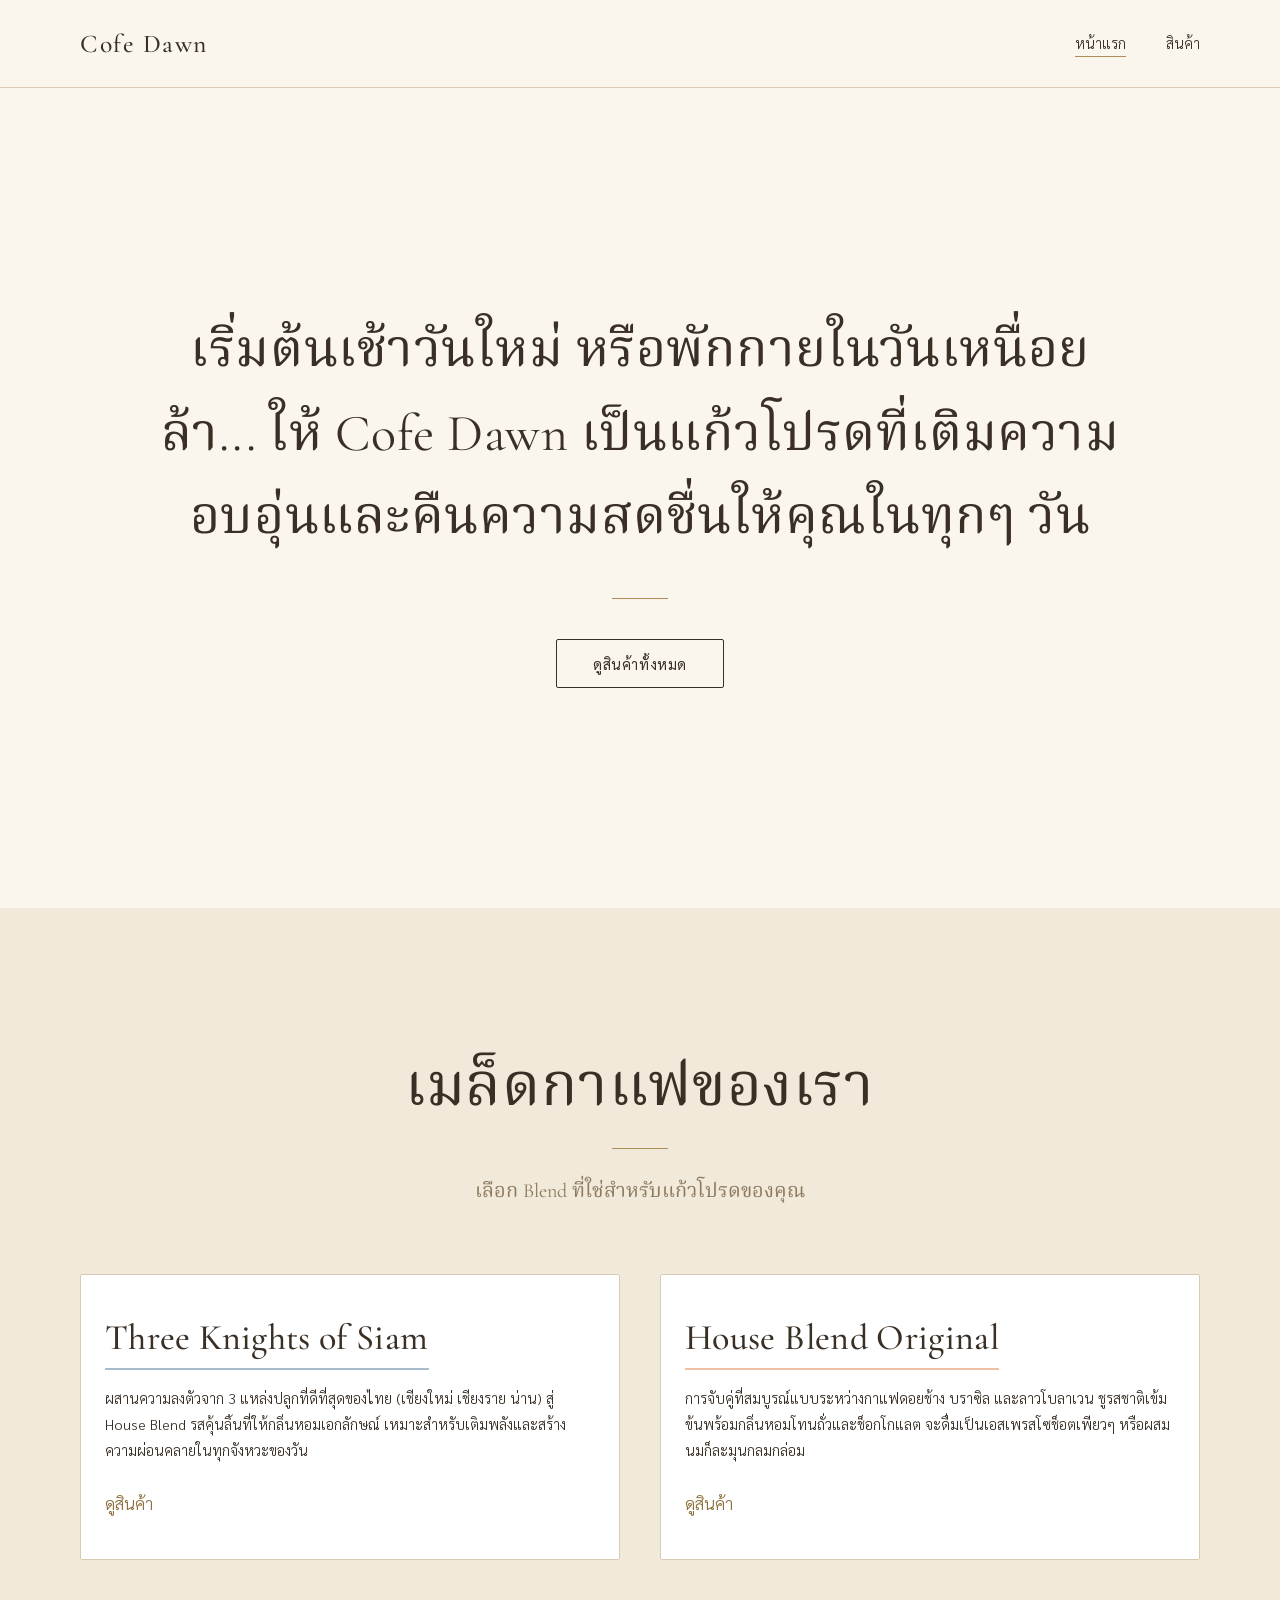
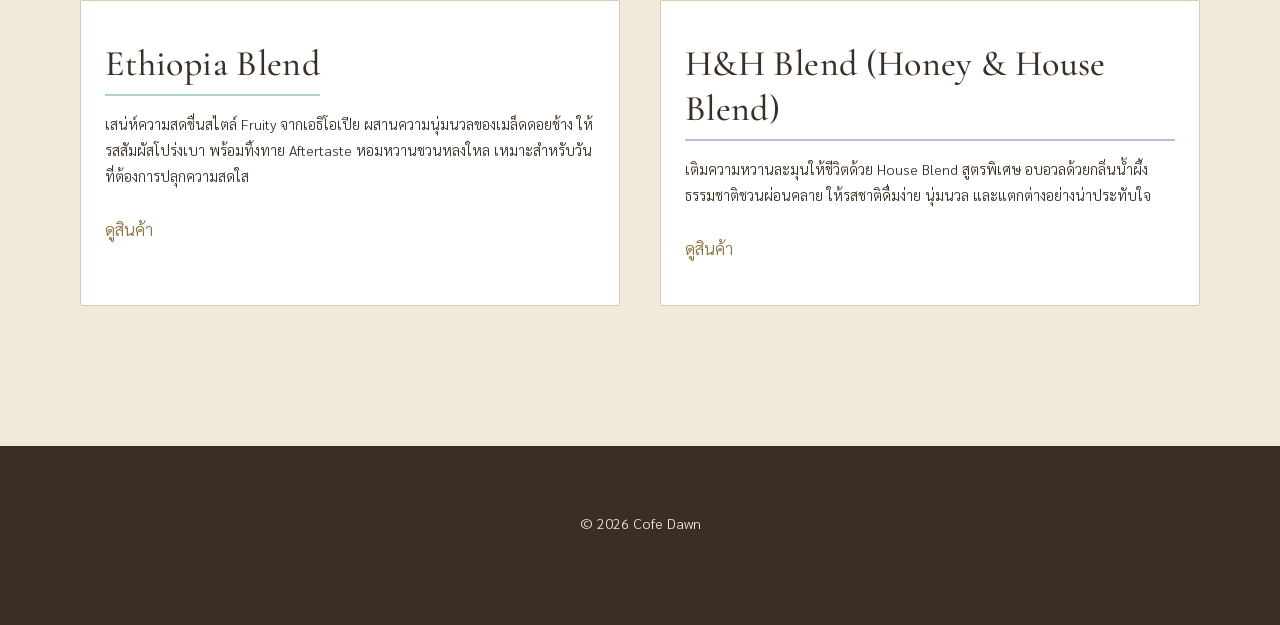
<file: index.html>
<!DOCTYPE html>
<html lang="th">
<head>
  <meta charset="UTF-8">
  <meta name="viewport" content="width=device-width, initial-scale=1">
  <title>Cofe Dawn | เมล็ดกาแฟคั่วสดสำหรับทุกวัน</title>
  <meta name="description" content="Cofe Dawn เมล็ดกาแฟคั่ว 4 Blend ให้คุณเลือกตามจังหวะของวัน">
  <link rel="stylesheet" href="style.css">
  <style>
    /* Page-specific touches for the home page */
    .hero-full {
      display: flex;
      align-items: center;
      min-height: calc(100vh - 5rem);
      min-height: calc(100svh - 5rem);
      padding-block: var(--space-6);
      text-align: center;
    }
    .hero-full h1 {
      max-width: 22em;
      margin-inline: auto;
      font-size: clamp(1.75rem, 1.1rem + 2.8vw, 3.25rem);
      font-weight: 400;
      line-height: 1.6;
      text-wrap: balance;
    }
    .hero-full .rule { margin: var(--space-4) auto; }

    .blend-card {
      display: block;
      height: 100%;
      color: inherit;
      text-decoration: none;
      transition: border-color 0.3s var(--ease);
    }
    .blend-card:hover { color: inherit; border-color: var(--gold-soft); }
    .blend-card p { font-size: var(--text-sm); line-height: 1.8; }
    .blend-card__more { color: var(--gold-deep); }
  </style>
</head>
<body>

  <header class="site-header">
    <div class="container site-header__inner">
      <a class="brand" href="index.html">Cofe Dawn</a>
      <ul class="nav">
        <li><a href="index.html" aria-current="page">หน้าแรก</a></li>
        <li><a href="product.html">สินค้า</a></li>
      </ul>
    </div>
  </header>

  <main>
    <section class="hero-full">
      <div class="container">
        <h1>เริ่มต้นเช้าวันใหม่ หรือพักกายในวันเหนื่อยล้า... ให้ Cofe Dawn เป็นแก้วโปรดที่เติมความอบอุ่นและคืนความสดชื่นให้คุณในทุกๆ วัน</h1>
        <hr class="rule">
        <a class="btn" href="product.html">ดูสินค้าทั้งหมด</a>
      </div>
    </section>

    <section class="section section--alt" id="blends">
      <div class="container">
        <div class="section__head text-center">
          <h2>เมล็ดกาแฟของเรา</h2>
          <hr class="rule">
          <p class="lead">เลือก Blend ที่ใช่สำหรับแก้วโปรดของคุณ</p>
        </div>

        <div class="grid grid--2">

          <a class="mood-card blend-card" href="product.html?Blend=Three%20knights%20of%20siam">
            <h3 class="mood-card__title mood-focus">Three Knights of Siam</h3>
            <p>ผสานความลงตัวจาก 3 แหล่งปลูกที่ดีที่สุดของไทย (เชียงใหม่ เชียงราย น่าน) สู่ House Blend รสคุ้นลิ้นที่ให้กลิ่นหอมเอกลักษณ์ เหมาะสำหรับเติมพลังและสร้างความผ่อนคลายในทุกจังหวะของวัน</p>
            <span class="blend-card__more">ดูสินค้า</span>
          </a>

          <a class="mood-card blend-card" href="product.html?Blend=House%20Blend%20Original">
            <h3 class="mood-card__title mood-romance">House Blend Original</h3>
            <p>การจับคู่ที่สมบูรณ์แบบระหว่างกาแฟดอยช้าง บราซิล และลาวโบลาเวน ชูรสชาติเข้มข้นพร้อมกลิ่นหอมโทนถั่วและช็อกโกแลต จะดื่มเป็นเอสเพรสโซช็อตเพียวๆ หรือผสมนมก็ละมุนกลมกล่อม</p>
            <span class="blend-card__more">ดูสินค้า</span>
          </a>

          <a class="mood-card blend-card" href="product.html?Blend=Ethiopia%20blend">
            <h3 class="mood-card__title mood-fresh">Ethiopia Blend</h3>
            <p>เสน่ห์ความสดชื่นสไตล์ Fruity จากเอธิโอเปีย ผสานความนุ่มนวลของเมล็ดดอยช้าง ให้รสสัมผัสโปร่งเบา พร้อมทิ้งทาย Aftertaste หอมหวานชวนหลงใหล เหมาะสำหรับวันที่ต้องการปลุกความสดใส</p>
            <span class="blend-card__more">ดูสินค้า</span>
          </a>

          <a class="mood-card blend-card" href="product.html?Blend=H%26H%20Blend">
            <h3 class="mood-card__title mood-relax">H&amp;H Blend (Honey &amp; House Blend)</h3>
            <p>เติมความหวานละมุนให้ชีวิตด้วย House Blend สูตรพิเศษ อบอวลด้วยกลิ่นน้ำผึ้งธรรมชาติชวนผ่อนคลาย ให้รสชาติดื่มง่าย นุ่มนวล และแตกต่างอย่างน่าประทับใจ</p>
            <span class="blend-card__more">ดูสินค้า</span>
          </a>

        </div>
      </div>
    </section>
  </main>

  <footer class="site-footer">
    <div class="container text-center">
      <p>&copy; 2026 Cofe Dawn</p>
    </div>
  </footer>

  <script src="script.js"></script>
</body>
</html>
</file>
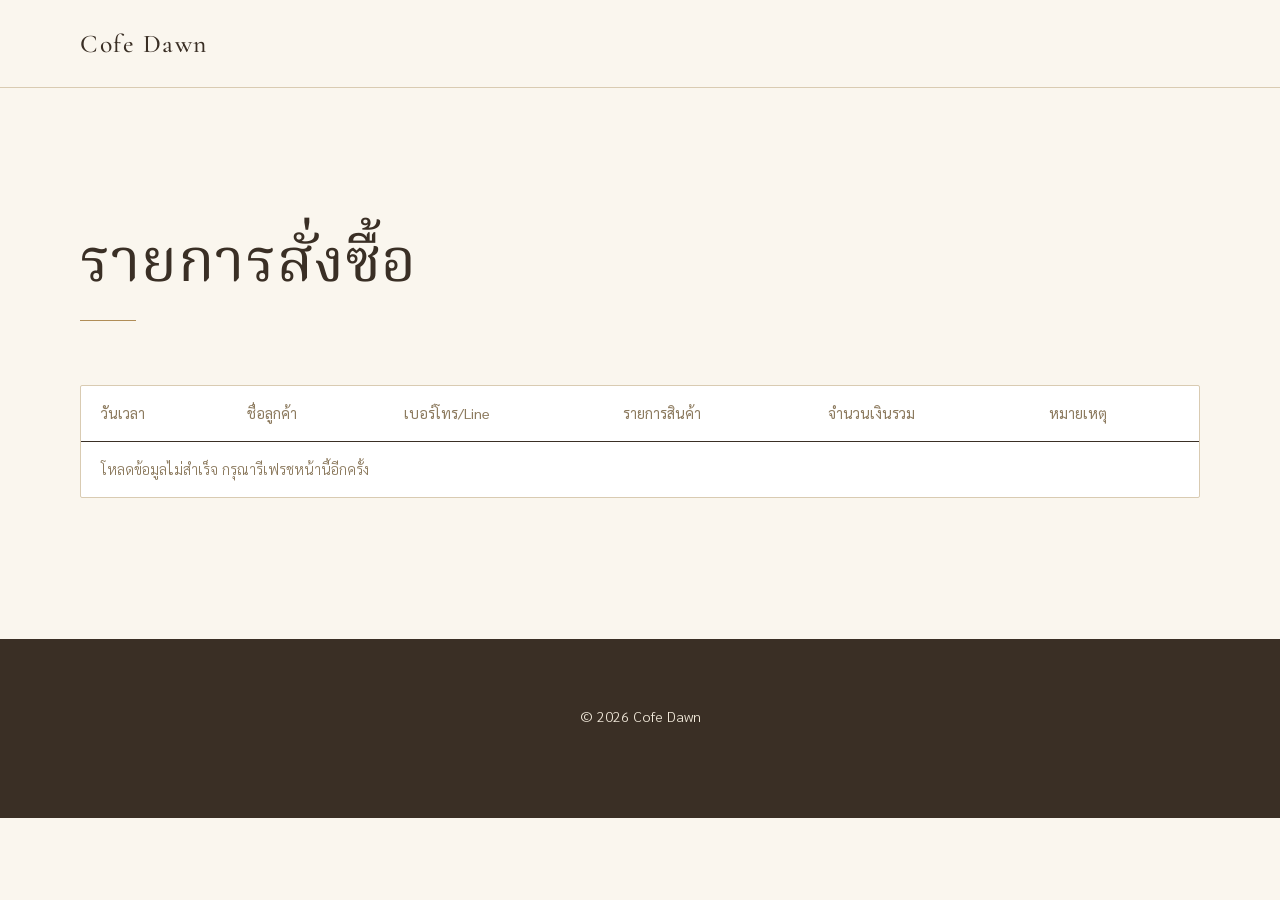
<file: admin.html>
<!DOCTYPE html>
<html lang="th">
<head>
  <meta charset="UTF-8">
  <meta name="viewport" content="width=device-width, initial-scale=1">
  <meta name="robots" content="noindex, nofollow">
  <title>รายการสั่งซื้อ | Cofe Dawn</title>
  <link rel="stylesheet" href="style.css">
  <style>
    .section__head h1 { font-size: var(--text-2xl); }

    /* Orders table: thin lines, quiet type */
    .table-wrap {
      overflow-x: auto;
      background: var(--white);
      border: var(--line);
      border-radius: var(--radius);
    }
    #ordersTable {
      width: 100%;
      min-width: 760px;
      border-collapse: collapse;
      font-size: var(--text-sm);
      line-height: 1.6;
    }
    #ordersTable th,
    #ordersTable td {
      padding: 1rem 1.25rem;
      text-align: left;
      vertical-align: top;
      border-bottom: var(--line);
    }
    #ordersTable th {
      font-weight: 400;
      color: var(--beige-deep);
      white-space: nowrap;
      border-bottom: var(--line-strong);
    }
    #ordersTable tbody tr:last-child td { border-bottom: 0; }
    #ordersTable td:first-child { white-space: nowrap; }
  </style>
</head>
<body>

  <header class="site-header">
    <div class="container site-header__inner">
      <a class="brand" href="index.html">Cofe Dawn</a>
    </div>
  </header>

  <main>
    <section class="section">
      <div class="container">
        <div class="section__head">
          <h1>รายการสั่งซื้อ</h1>
          <hr class="rule">
        </div>

        <div class="table-wrap">
          <table id="ordersTable">
            <thead>
              <tr>
                <th scope="col">วันเวลา</th>
                <th scope="col">ชื่อลูกค้า</th>
                <th scope="col">เบอร์โทร/Line</th>
                <th scope="col">รายการสินค้า</th>
                <th scope="col">จำนวนเงินรวม</th>
                <th scope="col">หมายเหตุ</th>
              </tr>
            </thead>
            <tbody></tbody>
          </table>
        </div>
      </div>
    </section>
  </main>

  <footer class="site-footer">
    <div class="container text-center">
      <p>&copy; 2026 Cofe Dawn</p>
    </div>
  </footer>

  <script src="script.js"></script>
</body>
</html>
</file>
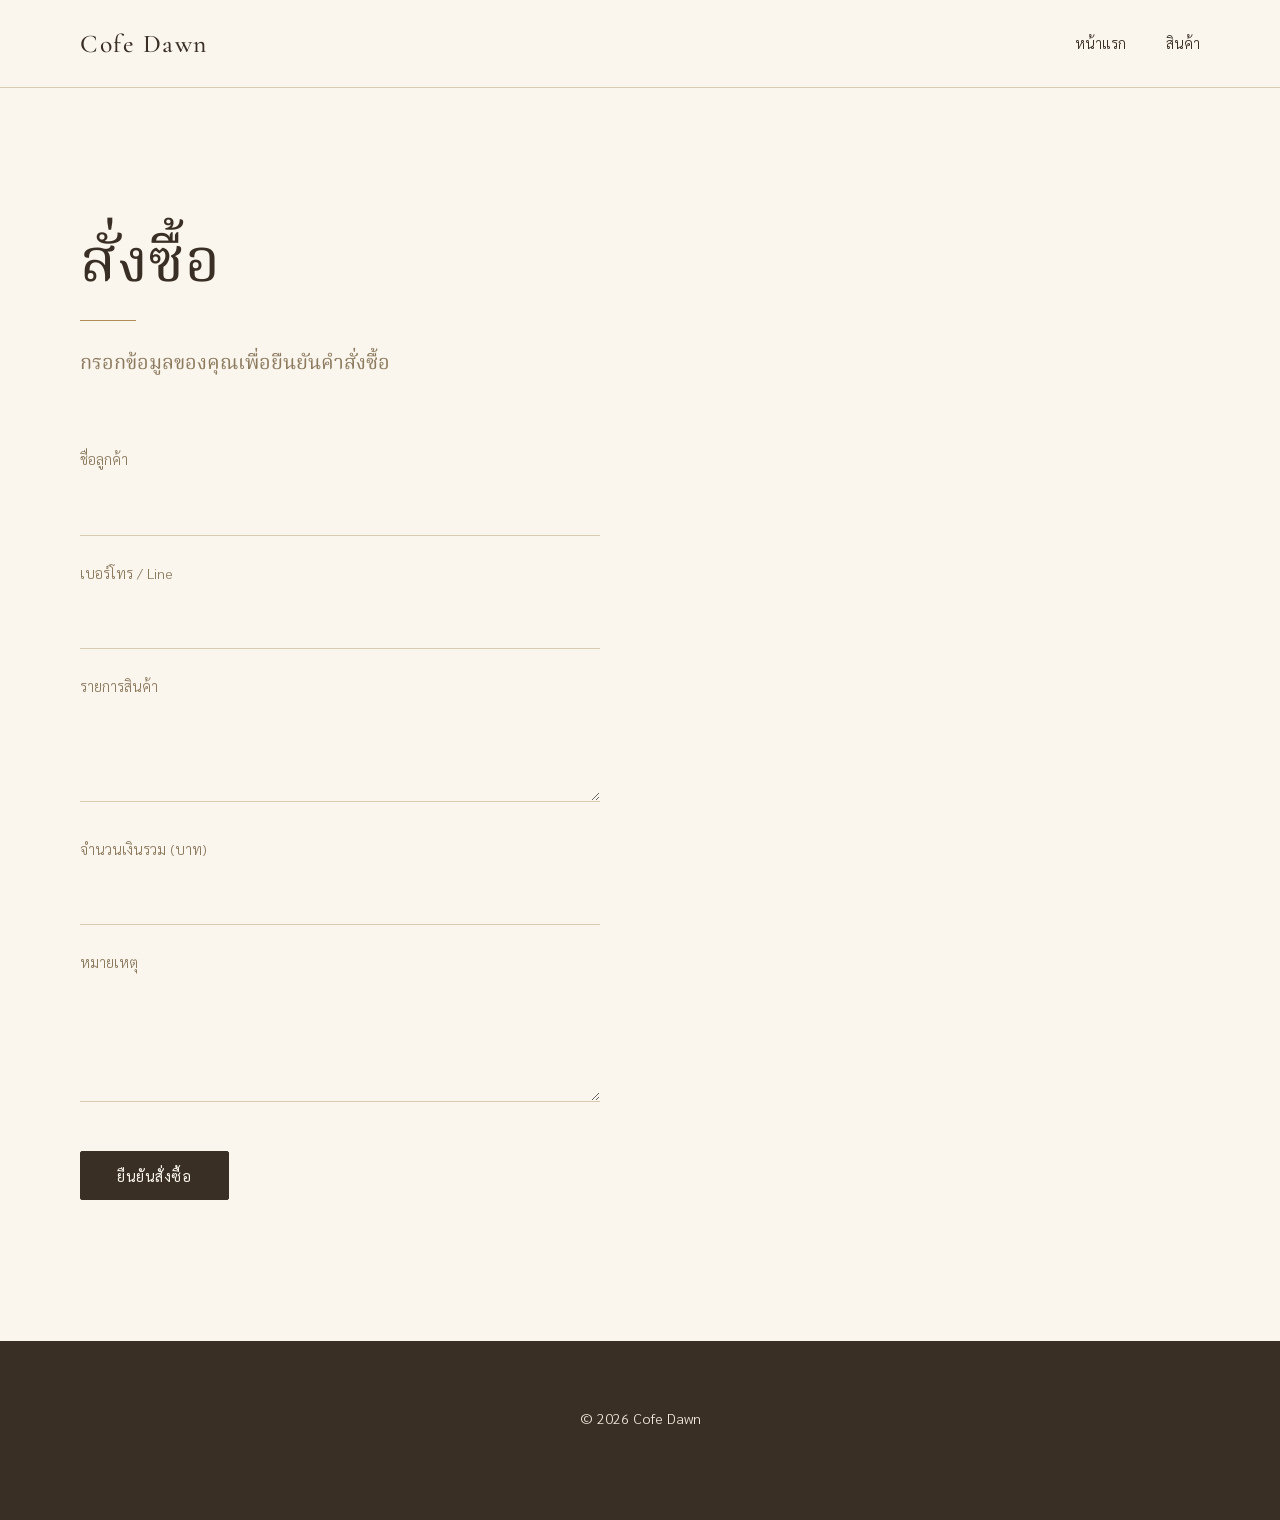
<file: order.html>
<!DOCTYPE html>
<html lang="th">
<head>
  <meta charset="UTF-8">
  <meta name="viewport" content="width=device-width, initial-scale=1">
  <title>สั่งซื้อ | Cofe Dawn</title>
  <link rel="stylesheet" href="style.css">
  <style>
    .section__head h1 { font-size: var(--text-2xl); }
    .form .btn { justify-self: start; margin-top: var(--space-2); }
  </style>
</head>
<body>

  <header class="site-header">
    <div class="container site-header__inner">
      <a class="brand" href="index.html">Cofe Dawn</a>
      <ul class="nav">
        <li><a href="index.html">หน้าแรก</a></li>
        <li><a href="product.html">สินค้า</a></li>
      </ul>
    </div>
  </header>

  <main>
    <section class="section">
      <div class="container">
        <div class="section__head">
          <h1>สั่งซื้อ</h1>
          <hr class="rule">
          <p class="lead">กรอกข้อมูลของคุณเพื่อยืนยันคำสั่งซื้อ</p>
        </div>

        <form id="orderForm" class="form">
          <div class="field">
            <label for="customerName">ชื่อลูกค้า</label>
            <input type="text" id="customerName" name="customerName" autocomplete="name" required>
          </div>

          <div class="field">
            <label for="contact">เบอร์โทร / Line</label>
            <input type="text" id="contact" name="contact" autocomplete="tel" required>
          </div>

          <div class="field">
            <label for="items">รายการสินค้า</label>
            <textarea id="items" name="items" rows="2" required></textarea>
          </div>

          <div class="field">
            <label for="total">จำนวนเงินรวม (บาท)</label>
            <input type="text" id="total" name="total" inputmode="decimal" required>
          </div>

          <div class="field">
            <label for="note">หมายเหตุ</label>
            <textarea id="note" name="note" rows="3"></textarea>
          </div>

          <button type="submit" class="btn btn--solid">ยืนยันสั่งซื้อ</button>
        </form>
      </div>
    </section>
  </main>

  <footer class="site-footer">
    <div class="container text-center">
      <p>&copy; 2026 Cofe Dawn</p>
    </div>
  </footer>

  <script src="script.js"></script>
</body>
</html>
</file>
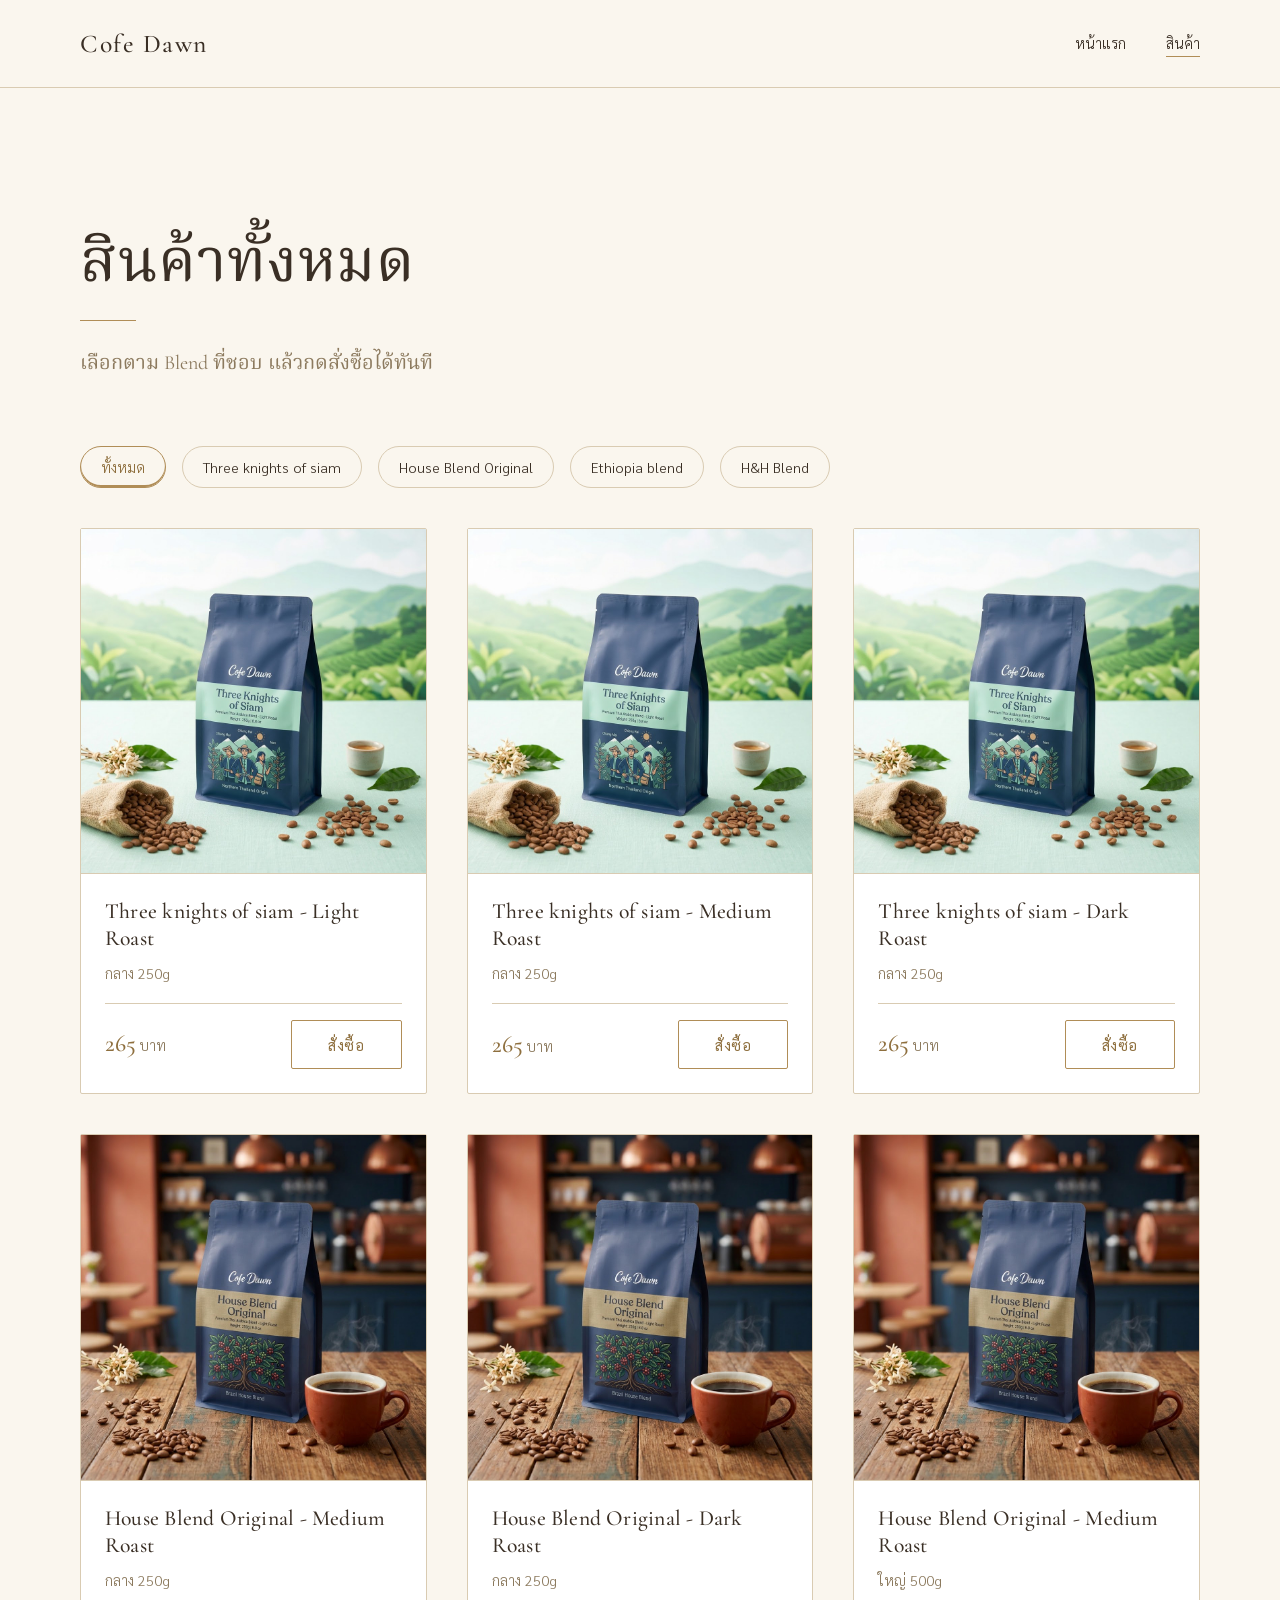
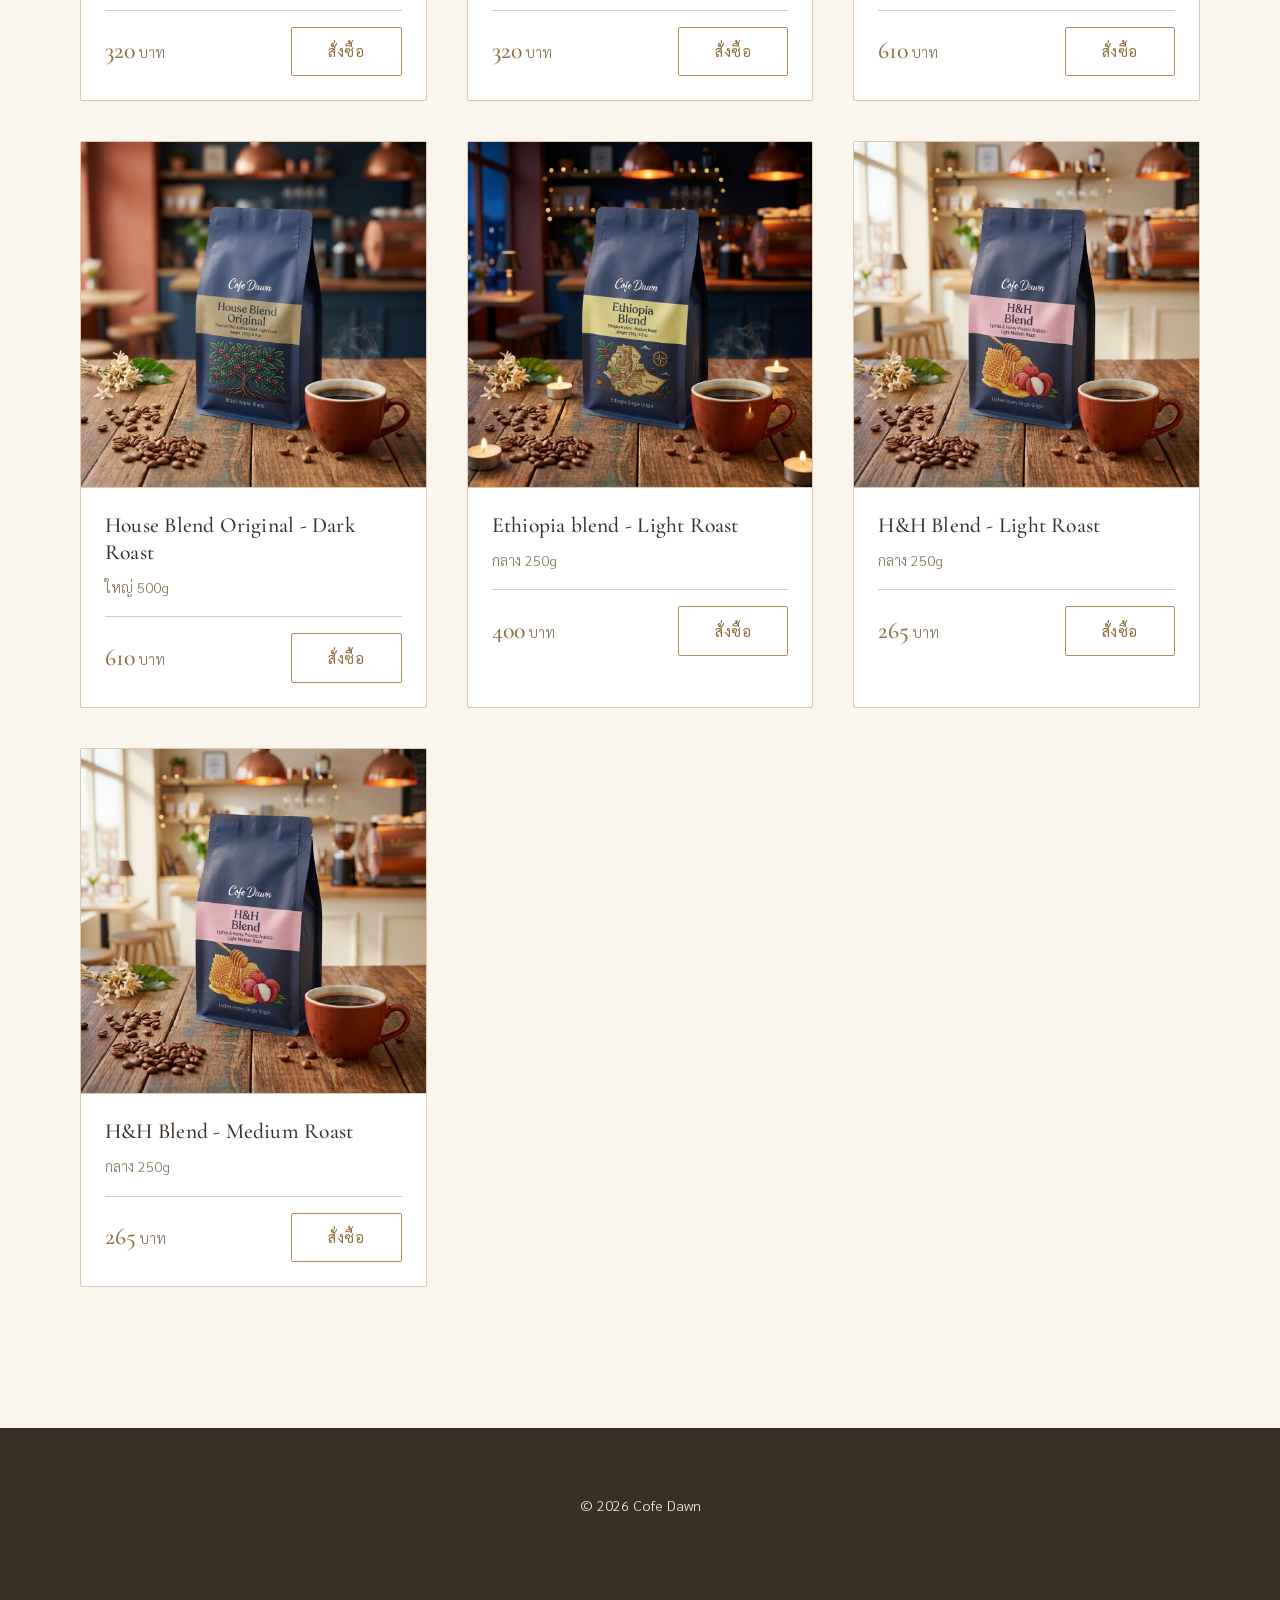
<file: product.html>
<!DOCTYPE html>
<html lang="th">
<head>
  <meta charset="UTF-8">
  <meta name="viewport" content="width=device-width, initial-scale=1">
  <title>สินค้าทั้งหมด | Cofe Dawn</title>
  <meta name="description" content="เมล็ดกาแฟคั่วจาก Cofe Dawn เลือกตาม Blend ระดับการคั่ว และขนาดที่ต้องการ">
  <link rel="stylesheet" href="style.css">
  <style>
    .section__head h1 { font-size: var(--text-2xl); }
  </style>
</head>
<body>

  <header class="site-header">
    <div class="container site-header__inner">
      <a class="brand" href="index.html">Cofe Dawn</a>
      <ul class="nav">
        <li><a href="index.html">หน้าแรก</a></li>
        <li><a href="product.html" aria-current="page">สินค้า</a></li>
      </ul>
    </div>
  </header>

  <main>
    <section class="section">
      <div class="container">
        <div class="section__head">
          <h1>สินค้าทั้งหมด</h1>
          <hr class="rule">
          <p class="lead">เลือกตาม Blend ที่ชอบ แล้วกดสั่งซื้อได้ทันที</p>
        </div>

        <div id="filter-bar" class="filters" role="group" aria-label="กรองตาม Blend"></div>
        <div id="product-list" class="product-grid"></div>
      </div>
    </section>
  </main>

  <footer class="site-footer">
    <div class="container text-center">
      <p>&copy; 2026 Cofe Dawn</p>
    </div>
  </footer>

  <script src="script.js"></script>
</body>
</html>
</file>
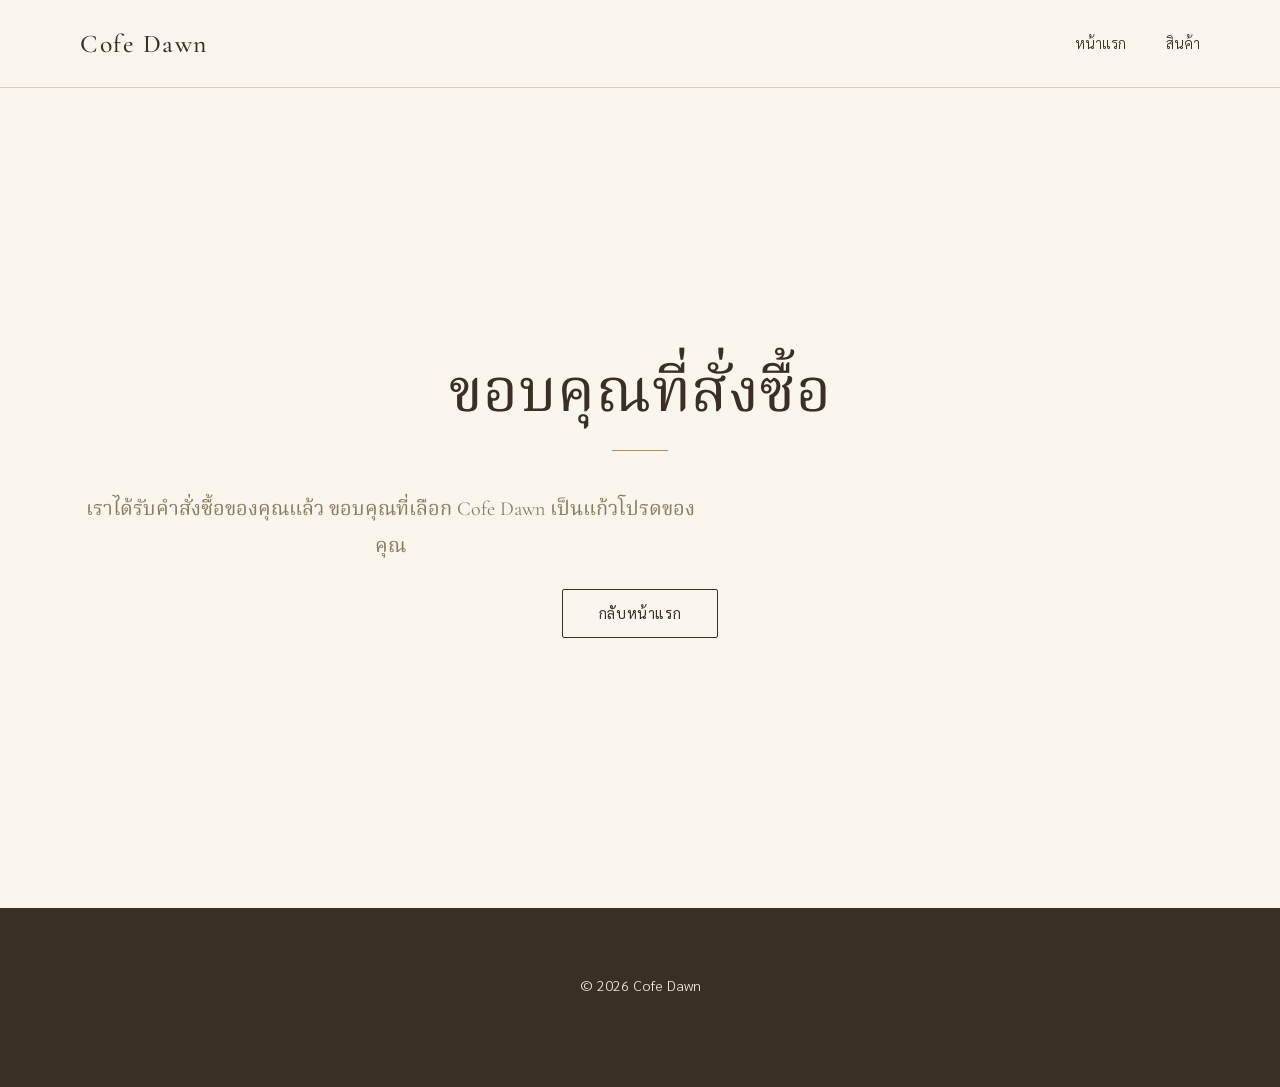
<file: thankyou.html>
<!DOCTYPE html>
<html lang="th">
<head>
  <meta charset="UTF-8">
  <meta name="viewport" content="width=device-width, initial-scale=1">
  <title>ขอบคุณ | Cofe Dawn</title>
  <link rel="stylesheet" href="style.css">
  <style>
    .thanks {
      display: flex;
      align-items: center;
      min-height: calc(100vh - 5rem);
      min-height: calc(100svh - 5rem);
      padding-block: var(--space-6);
      text-align: center;
    }
    .thanks h1 { font-size: var(--text-2xl); }
    .thanks .rule { margin: var(--space-3) auto var(--space-4); }
  </style>
</head>
<body>

  <header class="site-header">
    <div class="container site-header__inner">
      <a class="brand" href="index.html">Cofe Dawn</a>
      <ul class="nav">
        <li><a href="index.html">หน้าแรก</a></li>
        <li><a href="product.html">สินค้า</a></li>
      </ul>
    </div>
  </header>

  <main>
    <section class="thanks">
      <div class="container">
        <h1>ขอบคุณที่สั่งซื้อ</h1>
        <hr class="rule">
        <p class="lead">เราได้รับคำสั่งซื้อของคุณแล้ว ขอบคุณที่เลือก Cofe Dawn เป็นแก้วโปรดของคุณ</p>
        <a class="btn" href="index.html">กลับหน้าแรก</a>
      </div>
    </section>
  </main>

  <footer class="site-footer">
    <div class="container text-center">
      <p>&copy; 2026 Cofe Dawn</p>
    </div>
  </footer>

  <script src="script.js"></script>
</body>
</html>
</file>
<file: style.css>
/* ==========================================================
   Cofe Dawn — shared theme
   Premium, quiet, minimal. Cream + deep beige, bronze accent.
   ========================================================== */

@import url("https://fonts.googleapis.com/css2?family=Cormorant+Garamond:ital,wght@0,400;0,500;0,600;1,400&family=Noto+Serif+Thai:wght@300;400;500;600&family=Sarabun:wght@300;400;500&display=swap");

/* ---------- Design tokens ---------- */
:root {
  /* Base palette */
  --white:        #FFFFFF;
  --cream:        #FAF6EE;   /* page background */
  --cream-deep:   #F1E9DA;   /* alternate sections */
  --beige:        #D9CBB2;   /* hairlines on light areas */
  --beige-deep:   #8C7A5E;   /* secondary text */
  --espresso:     #3A2F25;   /* primary text, buttons, borders */

  /* Accent: soft gold / bronze */
  --gold:         #B08D57;
  --gold-soft:    #C9AE80;
  --gold-deep:    #8E6F3E;   /* text-safe on cream */

  /* Mood tints — used only as small touches (dots, underlines) */
  --mood-fresh:   #A9D6C2;   /* mint */
  --mood-relax:   #C3B5E0;   /* lavender */
  --mood-focus:   #A9BCCB;   /* blue-grey */
  --mood-romance: #F0BFA8;   /* peach pink */

  /* Type */
  --font-display: "Cormorant Garamond", "Noto Serif Thai", "Times New Roman", serif;
  --font-body:    "Sarabun", "Noto Serif Thai", "Helvetica Neue", Arial, sans-serif;

  /* Scale */
  --text-sm:   0.9rem;
  --text-base: 1.0625rem;
  --text-lg:   1.25rem;
  --text-xl:   clamp(1.6rem, 1.2rem + 1.6vw, 2.25rem);
  --text-2xl:  clamp(2.25rem, 1.5rem + 3vw, 3.75rem);
  --text-3xl:  clamp(2.75rem, 1.6rem + 5vw, 5.25rem);

  /* Spacing (generous by design) */
  --space-1: 0.5rem;
  --space-2: 1rem;
  --space-3: 1.5rem;
  --space-4: 2.5rem;
  --space-5: 4rem;
  --space-6: 6rem;
  --space-7: clamp(5rem, 4rem + 6vw, 9rem);

  --line:        1px solid var(--beige);
  --line-strong: 1px solid var(--espresso);
  --radius:      2px;
  --container:   1120px;
  --ease:        cubic-bezier(.2, .6, .2, 1);
}

/* ---------- Reset / base ---------- */
*, *::before, *::after { box-sizing: border-box; }

html {
  scroll-behavior: smooth;
  -webkit-text-size-adjust: 100%;
}

body {
  margin: 0;
  background: var(--cream);
  color: var(--espresso);
  font-family: var(--font-body);
  font-size: var(--text-base);
  font-weight: 300;
  line-height: 1.85;
  -webkit-font-smoothing: antialiased;
}

img { display: block; max-width: 100%; height: auto; }

a {
  color: inherit;
  text-decoration-color: var(--gold-soft);
  text-underline-offset: 0.25em;
}
a:hover { color: var(--gold-deep); }

::selection { background: var(--gold-soft); color: var(--espresso); }

:focus-visible {
  outline: 1px solid var(--gold-deep);
  outline-offset: 4px;
}

/* ---------- Typography ---------- */
h1, h2, h3, h4 {
  margin: 0 0 var(--space-2);
  font-family: var(--font-display);
  font-weight: 500;
  line-height: 1.25;
  letter-spacing: 0.01em;
}
h1 { font-size: var(--text-3xl); font-weight: 400; line-height: 1.12; }
h2 { font-size: var(--text-2xl); font-weight: 400; }
h3 { font-size: var(--text-xl); }
h4 { font-size: var(--text-lg); }

p { margin: 0 0 var(--space-3); max-width: 62ch; }

.lead {
  font-family: var(--font-display);
  font-size: var(--text-lg);
  font-weight: 400;
  color: var(--beige-deep);
}

.muted { color: var(--beige-deep); }
.text-center { text-align: center; }
.text-center p { margin-inline: auto; }

/* ---------- Layout ---------- */
.container {
  width: min(100% - 3rem, var(--container));
  margin-inline: auto;
}

.section { padding-block: var(--space-7); }
.section--alt { background: var(--cream-deep); }
.section--white { background: var(--white); }

.section__head {
  margin-bottom: var(--space-5);
}

/* Thin bronze rule — a quiet divider */
.rule {
  width: 3.5rem;
  height: 1px;
  margin: var(--space-3) 0;
  background: var(--gold);
  border: 0;
}
.text-center .rule { margin-inline: auto; }

hr.divider {
  border: 0;
  border-top: var(--line);
  margin: var(--space-5) 0;
}

.grid {
  display: grid;
  gap: var(--space-4);
}
.grid--2 { grid-template-columns: repeat(2, 1fr); }
.grid--3 { grid-template-columns: repeat(3, 1fr); }
.grid--4 { grid-template-columns: repeat(4, 1fr); }

/* ---------- Header / nav ---------- */
.site-header {
  position: sticky;
  top: 0;
  z-index: 50;
  background: rgba(250, 246, 238, 0.92);
  backdrop-filter: blur(8px);
  border-bottom: var(--line);
}

.site-header__inner {
  display: flex;
  align-items: center;
  justify-content: space-between;
  gap: var(--space-3);
  padding-block: 1.25rem;
}

.brand {
  font-family: var(--font-display);
  font-size: 1.6rem;
  font-weight: 500;
  letter-spacing: 0.06em;
  text-decoration: none;
}

.nav {
  display: flex;
  gap: var(--space-4);
  margin: 0;
  padding: 0;
  list-style: none;
  font-size: var(--text-sm);
}
.nav a {
  text-decoration: none;
  padding-block: 0.25rem;
  border-bottom: 1px solid transparent;
  transition: border-color 0.25s var(--ease), color 0.25s var(--ease);
}
.nav a:hover,
.nav a[aria-current="page"] { border-color: var(--gold); }

/* ---------- Hero ---------- */
.hero {
  padding-block: var(--space-7);
  background: var(--cream);
}
.hero__inner {
  display: grid;
  grid-template-columns: 1.1fr 0.9fr;
  gap: var(--space-5);
  align-items: center;
}
.hero__media img {
  width: 100%;
  aspect-ratio: 4 / 5;
  object-fit: cover;
  border: var(--line);
}

/* ---------- Buttons: thin line, soft dark ---------- */
.btn {
  display: inline-block;
  padding: 0.85rem 2.25rem;
  font-family: var(--font-body);
  font-size: var(--text-sm);
  font-weight: 400;
  letter-spacing: 0.04em;
  line-height: 1.4;
  text-decoration: none;
  color: var(--espresso);
  background: transparent;
  border: var(--line-strong);
  border-radius: var(--radius);
  cursor: pointer;
  transition: background 0.25s var(--ease), color 0.25s var(--ease), border-color 0.25s var(--ease);
}
.btn:hover {
  background: var(--espresso);
  color: var(--cream);
}

.btn--solid {
  background: var(--espresso);
  color: var(--cream);
}
.btn--solid:hover {
  background: transparent;
  color: var(--espresso);
}

.btn--gold { border-color: var(--gold); color: var(--gold-deep); }
.btn--gold:hover { background: var(--gold); border-color: var(--gold); color: var(--white); }

.btn--block { display: block; width: 100%; text-align: center; }

.btn[disabled] { opacity: 0.45; cursor: not-allowed; }

/* ---------- Filter chips (e.g. roast type / blend) ---------- */
.filters {
  display: flex;
  flex-wrap: wrap;
  gap: var(--space-2);
  margin-bottom: var(--space-4);
}
.chip {
  padding: 0.4rem 1.25rem;
  font: inherit;
  font-size: var(--text-sm);
  color: var(--espresso);
  background: transparent;
  border: var(--line);
  border-radius: 999px;
  cursor: pointer;
  transition: border-color 0.25s var(--ease), color 0.25s var(--ease);
}
.chip:hover { border-color: var(--gold); }
.chip.is-active,
.chip[aria-pressed="true"] {
  border-color: var(--gold);
  color: var(--gold-deep);
  box-shadow: inset 0 -2px 0 var(--gold);
}

/* ---------- Product card ---------- */
.product-grid {
  display: grid;
  grid-template-columns: repeat(auto-fill, minmax(260px, 1fr));
  gap: var(--space-4);
}

.product-card {
  display: flex;
  flex-direction: column;
  background: var(--white);
  border: var(--line);
  border-radius: var(--radius);
  transition: border-color 0.3s var(--ease);
}
.product-card:hover { border-color: var(--gold-soft); }

.product-card__media {
  background: var(--cream-deep);
  border-bottom: var(--line);
}
.product-card__media img {
  width: 100%;
  aspect-ratio: 1 / 1;
  object-fit: cover;
}

.product-card__body {
  display: flex;
  flex: 1;
  flex-direction: column;
  padding: var(--space-3);
}

.product-card__blend {
  margin: 0 0 0.25rem;
  font-size: var(--text-sm);
  color: var(--beige-deep);
}

.product-card__title {
  margin-bottom: var(--space-1);
  font-size: 1.35rem;
}

.product-card__meta {
  margin: 0 0 var(--space-2);
  font-size: var(--text-sm);
  color: var(--beige-deep);
}

.product-card__desc {
  flex: 1;
  margin-bottom: var(--space-3);
  font-size: var(--text-sm);
  line-height: 1.75;
}

.product-card__footer {
  display: flex;
  align-items: center;
  justify-content: space-between;
  gap: var(--space-2);
  padding-top: var(--space-2);
  border-top: var(--line);
}

.price {
  font-family: var(--font-display);
  font-size: 1.5rem;
  font-weight: 500;
  color: var(--gold-deep);
}
.price small {
  margin-left: 0.2em;
  font-family: var(--font-body);
  font-size: var(--text-sm);
  font-weight: 300;
  color: var(--beige-deep);
}

/* Roast level marker: small dot, tonal only */
.roast {
  display: inline-flex;
  align-items: center;
  gap: 0.5rem;
}
.roast::before {
  content: "";
  width: 0.55rem;
  height: 0.55rem;
  border-radius: 50%;
  background: var(--beige);
}
.roast--light::before  { background: #D8B77A; }
.roast--medium::before { background: #A9763F; }
.roast--dark::before   { background: #4A3426; }

/* ---------- Mood cards: tinted only by a small dot / short underline ---------- */
.mood-card {
  padding: var(--space-4) var(--space-3);
  background: var(--white);
  border: var(--line);
  border-radius: var(--radius);
}

.mood-card__title {
  display: inline-block;
  margin-bottom: var(--space-2);
  padding-bottom: 0.5rem;
  border-bottom: 2px solid var(--mood, var(--gold));
}

.mood-dot {
  display: inline-block;
  width: 0.6rem;
  height: 0.6rem;
  margin-right: 0.6rem;
  border-radius: 50%;
  background: var(--mood, var(--gold));
  vertical-align: middle;
}

.mood-fresh   { --mood: var(--mood-fresh); }
.mood-relax   { --mood: var(--mood-relax); }
.mood-focus   { --mood: var(--mood-focus); }
.mood-romance { --mood: var(--mood-romance); }

/* ---------- Forms (order form etc.) ---------- */
.form { display: grid; gap: var(--space-3); max-width: 520px; }

.field label {
  display: block;
  margin-bottom: 0.4rem;
  font-size: var(--text-sm);
  color: var(--beige-deep);
}

.field input,
.field select,
.field textarea {
  width: 100%;
  padding: 0.75rem 0;
  font: inherit;
  color: var(--espresso);
  background: transparent;
  border: 0;
  border-bottom: var(--line);
  border-radius: 0;
  transition: border-color 0.25s var(--ease);
}
.field input:focus,
.field select:focus,
.field textarea:focus {
  outline: none;
  border-bottom-color: var(--gold);
}
.field textarea { min-height: 6rem; resize: vertical; }

.form__status { min-height: 1.5em; font-size: var(--text-sm); color: var(--gold-deep); }

/* ---------- Footer ---------- */
.site-footer {
  padding-block: var(--space-5);
  background: var(--espresso);
  color: var(--cream-deep);
  font-size: var(--text-sm);
}
.site-footer a { text-decoration-color: var(--gold); }
.site-footer a:hover { color: var(--gold-soft); }
.site-footer .rule { background: var(--gold-soft); }

/* ---------- Utilities ---------- */
.stack > * + * { margin-top: var(--space-3); }
.visually-hidden {
  position: absolute;
  width: 1px;
  height: 1px;
  overflow: hidden;
  clip: rect(0 0 0 0);
  white-space: nowrap;
}

/* ---------- Responsive ---------- */
@media (max-width: 960px) {
  .grid--4 { grid-template-columns: repeat(2, 1fr); }
  .grid--3 { grid-template-columns: repeat(2, 1fr); }
  .hero__inner { grid-template-columns: 1fr; gap: var(--space-4); }
  .hero__media { order: -1; }
  .hero__media img { aspect-ratio: 4 / 3; }
}

@media (max-width: 640px) {
  body { font-size: 1rem; }
  .container { width: min(100% - 2rem, var(--container)); }

  .grid--2,
  .grid--3,
  .grid--4 { grid-template-columns: 1fr; gap: var(--space-3); }

  .section__head { margin-bottom: var(--space-4); }

  .site-header__inner { flex-direction: column; gap: 0.75rem; padding-block: 1rem; }
  .nav { gap: var(--space-3); flex-wrap: wrap; justify-content: center; }

  .product-grid { grid-template-columns: 1fr; }
  .btn { width: 100%; text-align: center; }
  .product-card__footer .btn { width: auto; }
}

/* ---------- Respect reduced motion ---------- */
@media (prefers-reduced-motion: reduce) {
  html { scroll-behavior: auto; }
  *, *::before, *::after {
    transition-duration: 0.01ms !important;
    animation-duration: 0.01ms !important;
  }
}
</file>
